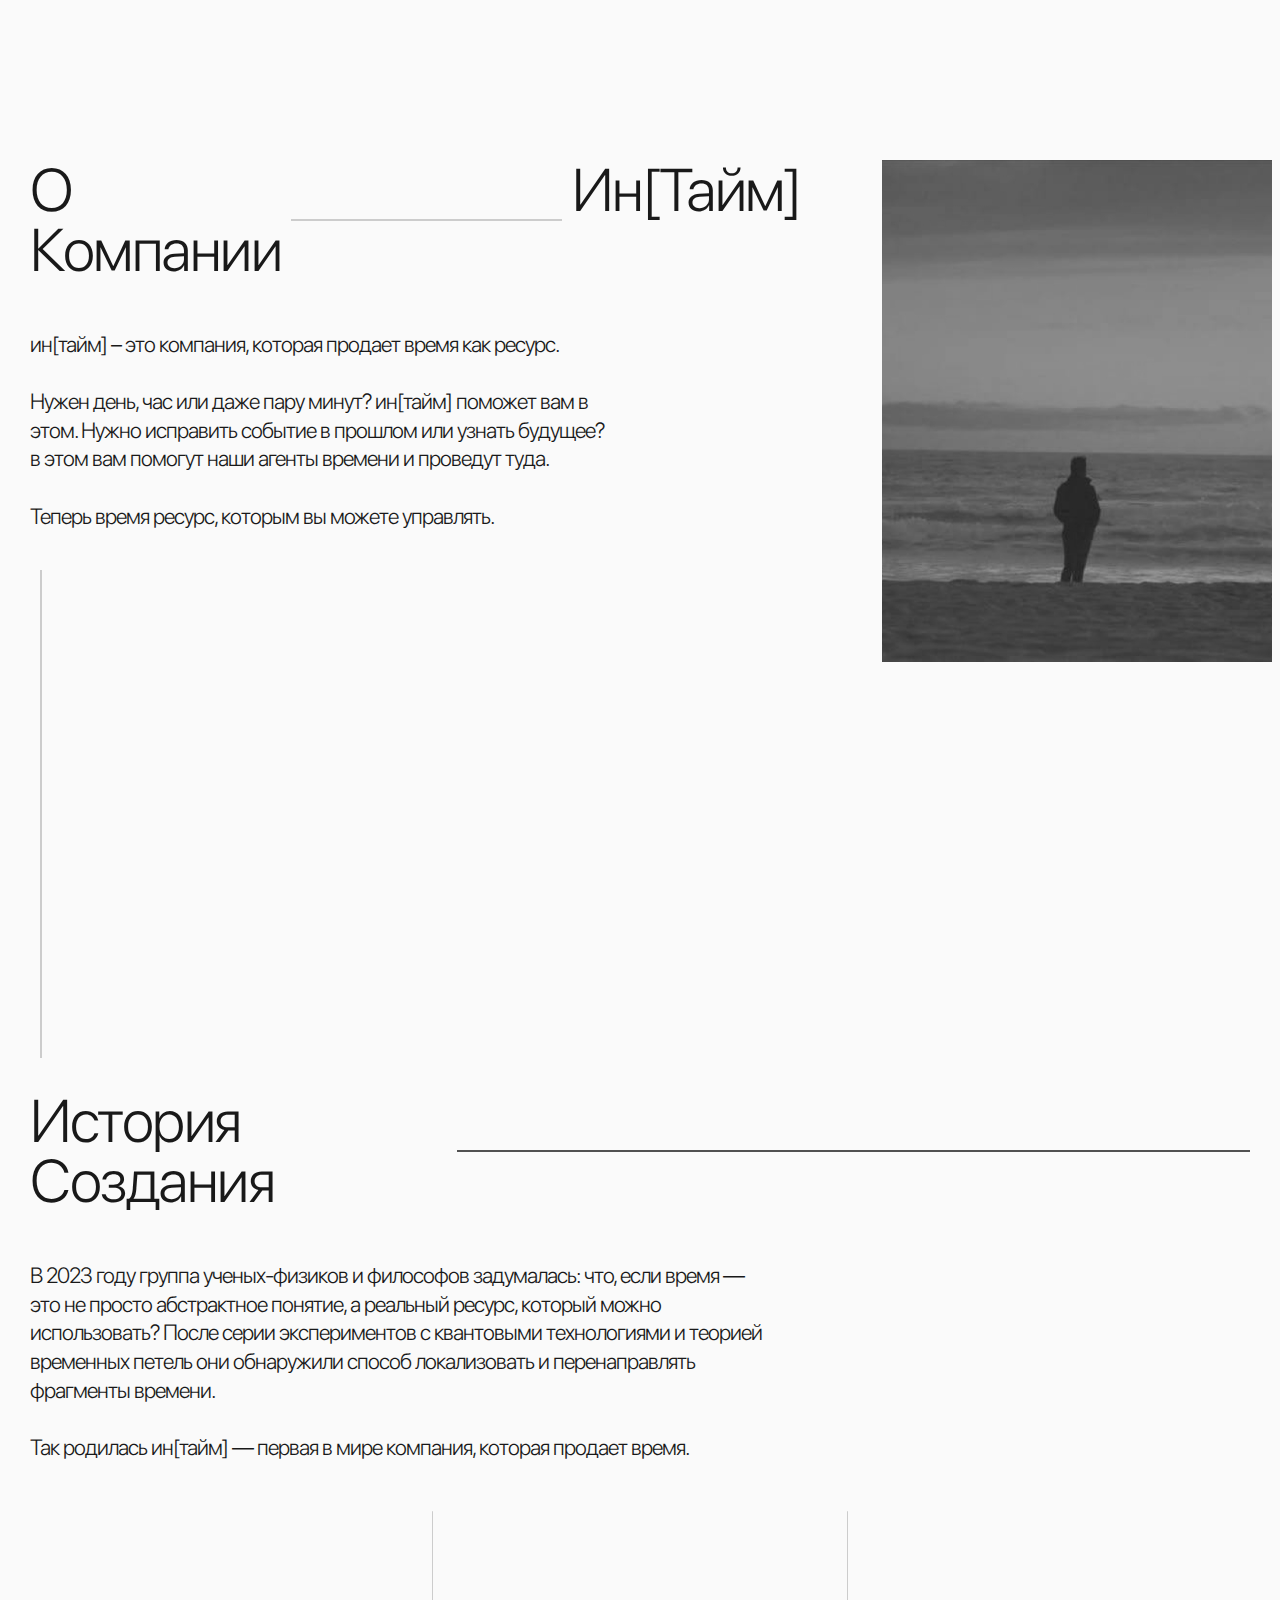
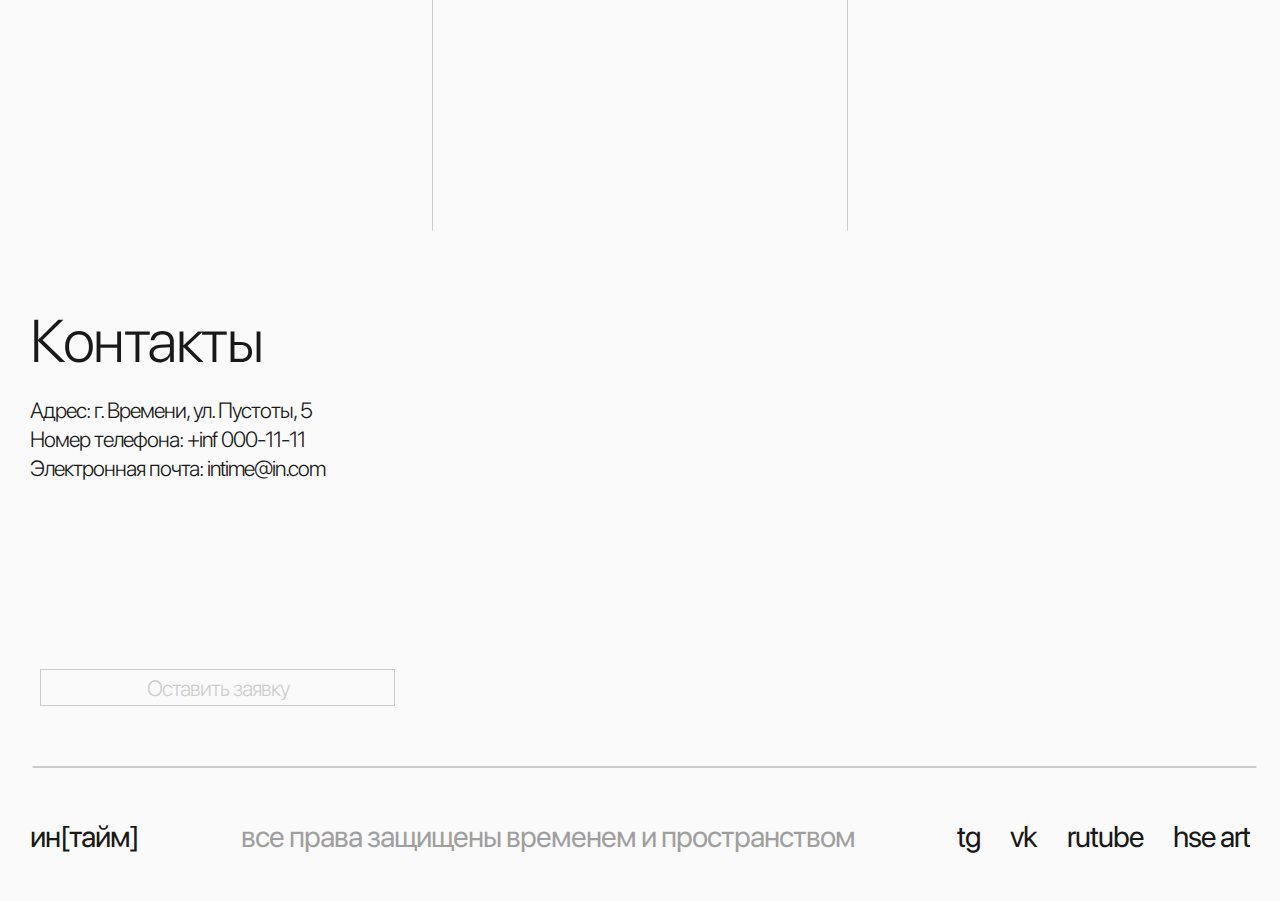
<file: about.html>
<!DOCTYPE html>
<html lang="en">
  <head>
    <meta charset="UTF-8" />
    <meta name="viewport" content="width=device-width, initial-scale=1.0" />
    <title>о ин[тайм]</title>

    <link rel="stylesheet" href="css/style.css" />
  </head>
  <body>
    <header class="header_page_animate">
      <div class="logo"><a href="index.html">ин[тайм]</a></div>
      <nav>
        <ul>
          <li><a href="auth.html">[войти]</a></li>
          <li><a href="cart.html">[корзина]</a></li>
          <li><a href="">[меню]</a></li>
        </ul>
      </nav>
    </header>
    <main class="about_main">
      <section class="head">
        <div class="info_block">
          <div class="title glitch">
            <p>О Компании</p>
            <img
              src="./img/line_title_about.svg"
              alt="line"
              class="line smooth_blink_image"
            />
            <p>Ин[Тайм]</p>
          </div>
          <p class="text_about">
            ин[тайм] – это компания, которая продает время как ресурс.
            <br /><br />
            Нужен день, час или даже пару минут? ин[тайм] поможет вам в этом.
            Нужно исправить событие в прошлом или узнать будущее? в этом вам
            помогут наши агенты времени и проведут туда. <br /><br />
            Теперь время ресурс, которым вы можете управлять.
          </p>
          <img
            src="./img/line_down_about.svg"
            alt="line"
            class="line_down smooth_blink_image"
          />
        </div>
        <div class="image_about">
          <img src="./img/image_about.jpg" alt="image" class="float_img" />
        </div>
      </section>
      <section class="history">
        <div class="title_history">
          <div class="title glitch">История Создания</div>
          <img src="./img/history_line.svg" alt="line" class="line" />
        </div>
        <p class="text_history">
          В 2023 году группа ученых-физиков и философов задумалась: что, если
          время — это не просто абстрактное понятие, а реальный ресурс, который
          можно использовать? После серии экспериментов с квантовыми
          технологиями и теорией временных петель они обнаружили способ
          локализовать и перенаправлять фрагменты времени. <br /><br />
          Так родилась ин[тайм] — первая в мире компания, которая продает время.
        </p>
        <div class="history_images">
          <img
            src="./img/image_history_1.jpg"
            alt="image_1"
            class="history_image float_img"
          />
          <img
            src="./img/vertical_history_line.svg"
            alt="line"
            class="line_image smooth_blink_image"
          />
          <img
            src="./img/image_history_2.jpg"
            alt="image_2"
            class="history_image float_img"
          />
          <img
            src="./img/vertical_history_line.svg"
            alt="line"
            class="line_image smooth_blink_image"
          />
          <img
            src="./img/image_history_3.jpg"
            alt="image_3"
            class="history_image float_img"
          />
        </div>
      </section>
      <section class="contacts">
        <div class="contact_block">
          <div class="contact_form">
            <p class="title glitch">Контакты</p>
            <p class="contact_info">
              Адрес: г. Времени, ул. Пустоты, 5 <br />
              Номер телефона: +inf 000-11-11 <br />
              Электронная почта: intime@in.com
            </p>
          </div>
          <div class="button_contact smooth_blink_image">
            <a href="">Оставить заявку</a>
          </div>
        </div>
        <div class="contact_image">
          <img src="./img/contact_image.jpg" alt="image" class="float_img" />
        </div>
      </section>
    </main>
    <footer>
      <img
        src="./img/footer_line.svg"
        alt="line"
        width="96%"
        class="line smooth_blink_image"
      />
      <div class="navigation">
        <div class="logo"><a href="index.html">ин[тайм]</a></div>
        <div class="rights">все права защищены временем и пространством</div>
        <nav>
          <ul>
            <li><a href="">tg</a></li>
            <li><a href="">vk</a></li>
            <li><a href="">rutube</a></li>
            <li><a href="">hse art</a></li>
          </ul>
        </nav>
      </div>
    </footer>

    <script src="./js/script.js"></script>
  </body>
</html>
</file>
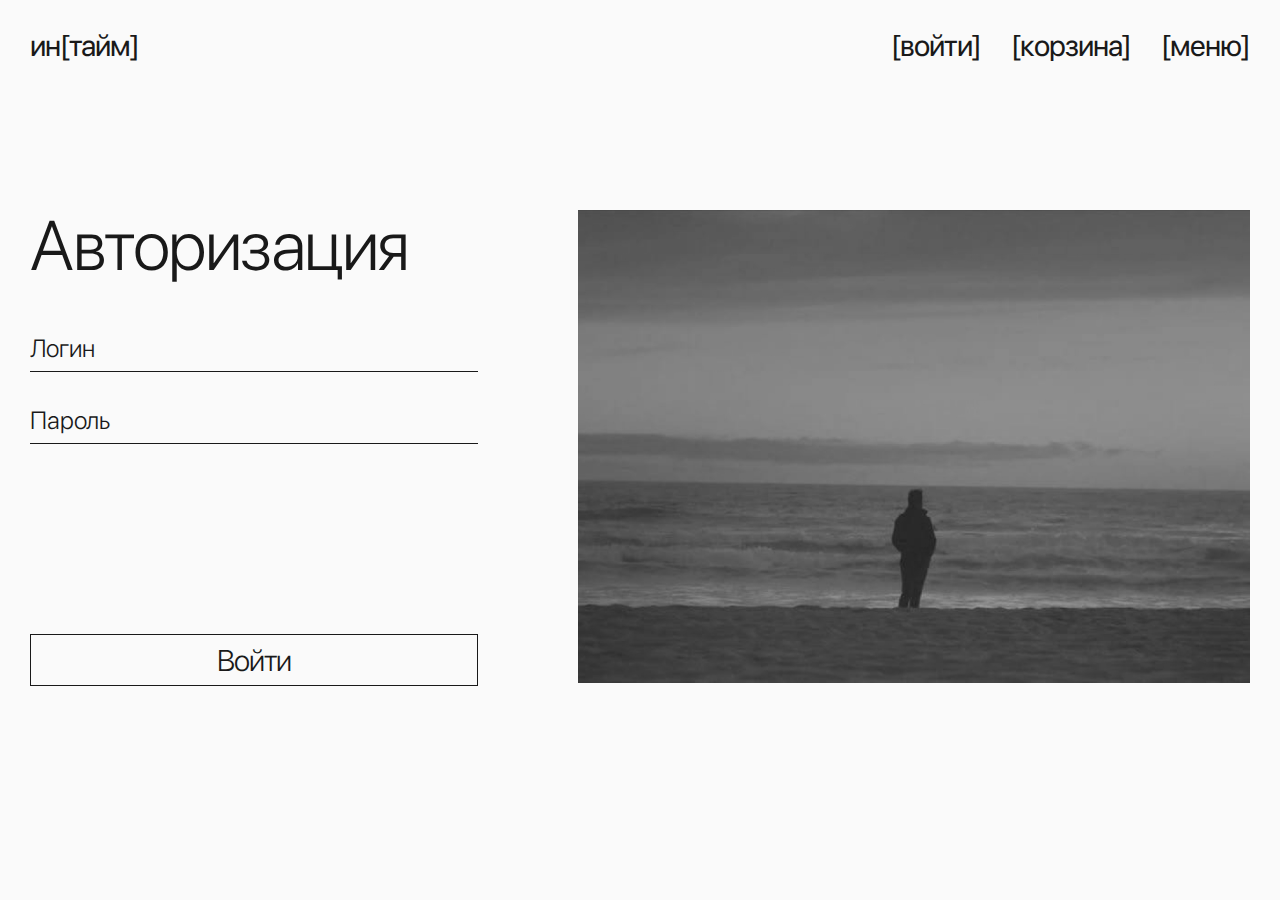
<file: auth.html>
<!DOCTYPE html>
<html lang="en">
  <head>
    <meta charset="UTF-8" />
    <meta name="viewport" content="width=device-width, initial-scale=1.0" />
    <title>ин[тайм] авторизация</title>

    <link rel="stylesheet" href="css/style.css" />
  </head>
  <body>
    <header>
      <div class="logo"><a href="index.html">ин[тайм]</a></div>
      <nav>
        <ul>
          <li><a href="auth.html">[войти]</a></li>
          <li><a href="cart.html">[корзина]</a></li>
          <li><a href="">[меню]</a></li>
        </ul>
      </nav>
    </header>
    <main class="auth_main">
      <section class="form">
        <div class="input_fields">
          <div class="head">
            <h1>Авторизация</h1>
          </div>
          <div class="main_form">
            <input type="text" name="login" placeholder="Логин" />
            <input type="password" name="password" placeholder="Пароль" />
          </div>
        </div>
        <div class="button_auth"><a href="">Войти</a></div>
      </section>
      <section class="picture">
        <img src="./img/image_auth.jpg" alt="image_auth" />
      </section>
    </main>
  </body>
</html>
</file>
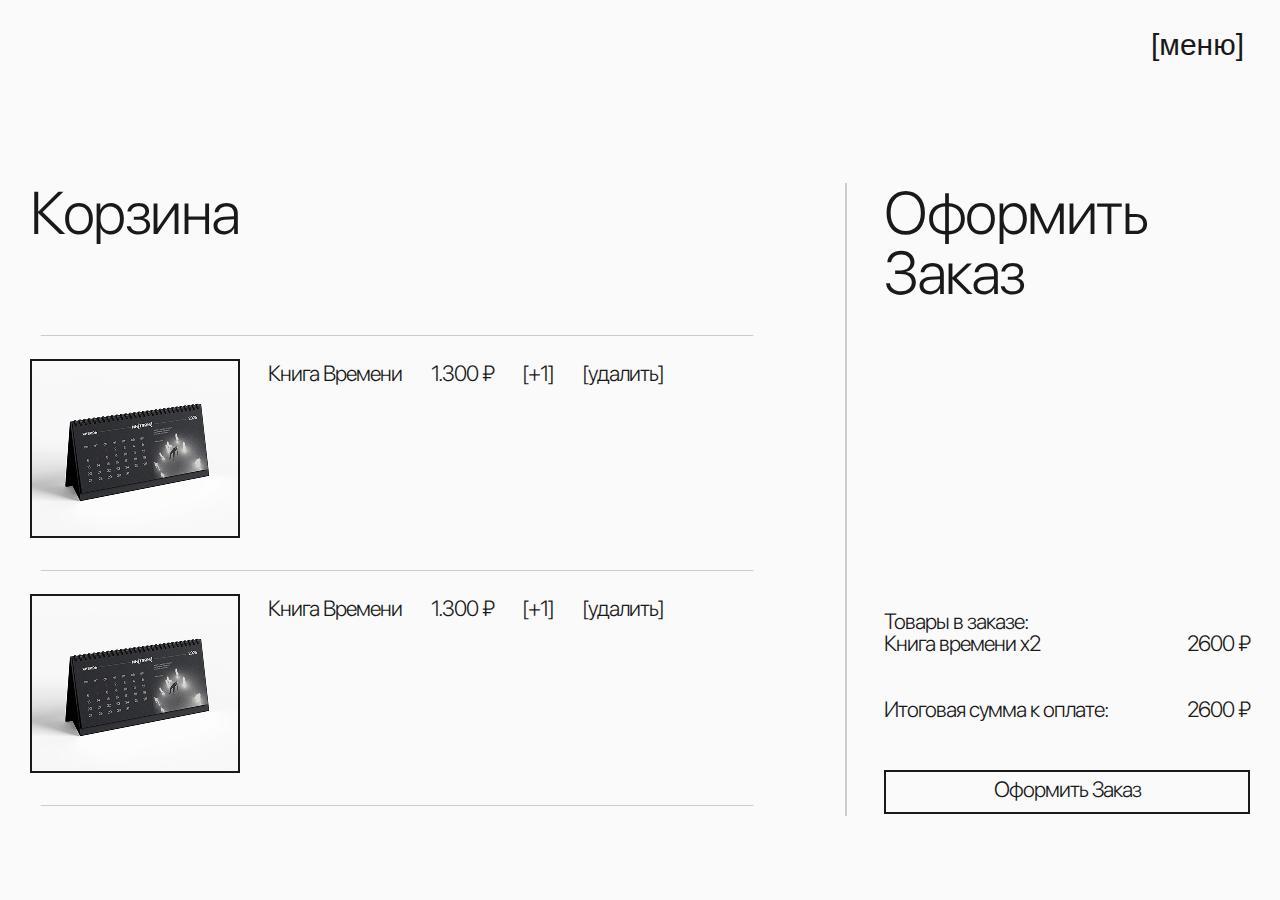
<file: cart.html>
<!DOCTYPE html>
<html lang="en">
  <head>
    <meta charset="UTF-8" />
    <meta name="viewport" content="width=device-width, initial-scale=1.0" />
    <title>ин[тайм] корзина</title>

    <link rel="stylesheet" href="css/style.css" />
  </head>
  <body>
    <nav class="fullscreen-menu" id="fullscreenMenu">
      <ul class="menu-list">
        <li><a href="index.html" class="menu-link">Ин[Тайм] Главная</a></li>
        <li><a href="about.html" class="menu-link">О Компании</a></li>
        <li><a href="book.html" class="menu-link">Книга "Путь Времени"</a></li>
        <li>
          <a href="public_space.html" class="menu-link"
            >Пространство "Путь Времени"</a
          >
        </li>
        <li><a href="poster.html" class="menu-link">Социальные Плакаты</a></li>
        <li>
          <a href="catalog.html" class="menu-link"
            >Мерч и Фирменная Продукция</a
          >
        </li>
      </ul>
    </nav>
    <header class="header_page_animate">
      <div class="logo"><a href="index.html">ин[тайм]</a></div>
      <nav>
        <ul>
          <li><a href="auth.html">[войти]</a></li>
          <li><a href="cart.html">[корзина]</a></li>
          <li><button id="menu" class="color_button">[меню]</button></li>
        </ul>
      </nav>
    </header>
    <main class="cart_main">
      <section class="cart">
        <div class="cart_block">
          <div class="title glitch">Корзина</div>
          <div class="cart_cards">
            <div class="card">
              <img
                src="./img/line_cart.svg"
                alt="line"
                class="line smooth_blink_image"
                width="90%"
              />
              <div class="good">
                <img src="./img/good_cart_1.jpg" alt="good" />
                <p class="name">Книга Времени</p>
                <p class="price">1.300 ₽</p>
                <p class="add">[+1]</p>
                <p class="del">[удалить]</p>
              </div>
              <img
                src="./img/line_cart.svg"
                alt="line"
                width="90%"
                class="smooth_blink_image"
              />
              <div class="good">
                <img src="./img/good_cart_1.jpg" alt="good" />
                <p class="name">Книга Времени</p>
                <p class="price">1.300 ₽</p>
                <p class="add">[+1]</p>
                <p class="del">[удалить]</p>
              </div>
              <img
                src="./img/line_cart.svg"
                alt="line"
                width="90%"
                class="smooth_blink_image"
              />
            </div>
          </div>
        </div>
        <div class="line_block">
          <img
            src="./img/line_cart_d.svg"
            alt="line"
            class="smooth_blink_image"
          />
        </div>
        <div class="check_block">
          <div class="title glitch">Оформить Заказ</div>
          <div class="order_info">
            <div class="info">
              <p class="count">Товары в заказе:</p>
              <div class="count_info">
                <p class="count_info_name">Книга времени x2</p>
                <p class="count_info_price">2600 ₽</p>
              </div>
              <br /><br />
              <div class="count_sum">
                <p class="count_sum_name">Итоговая сумма к оплате:</p>
                <p class="count_sum_total">2600 ₽</p>
              </div>
              <div class="button_buy"><a href="">Оформить Заказ</a></div>
            </div>
          </div>
        </div>
      </section>
    </main>
  </body>
</html>
</file>
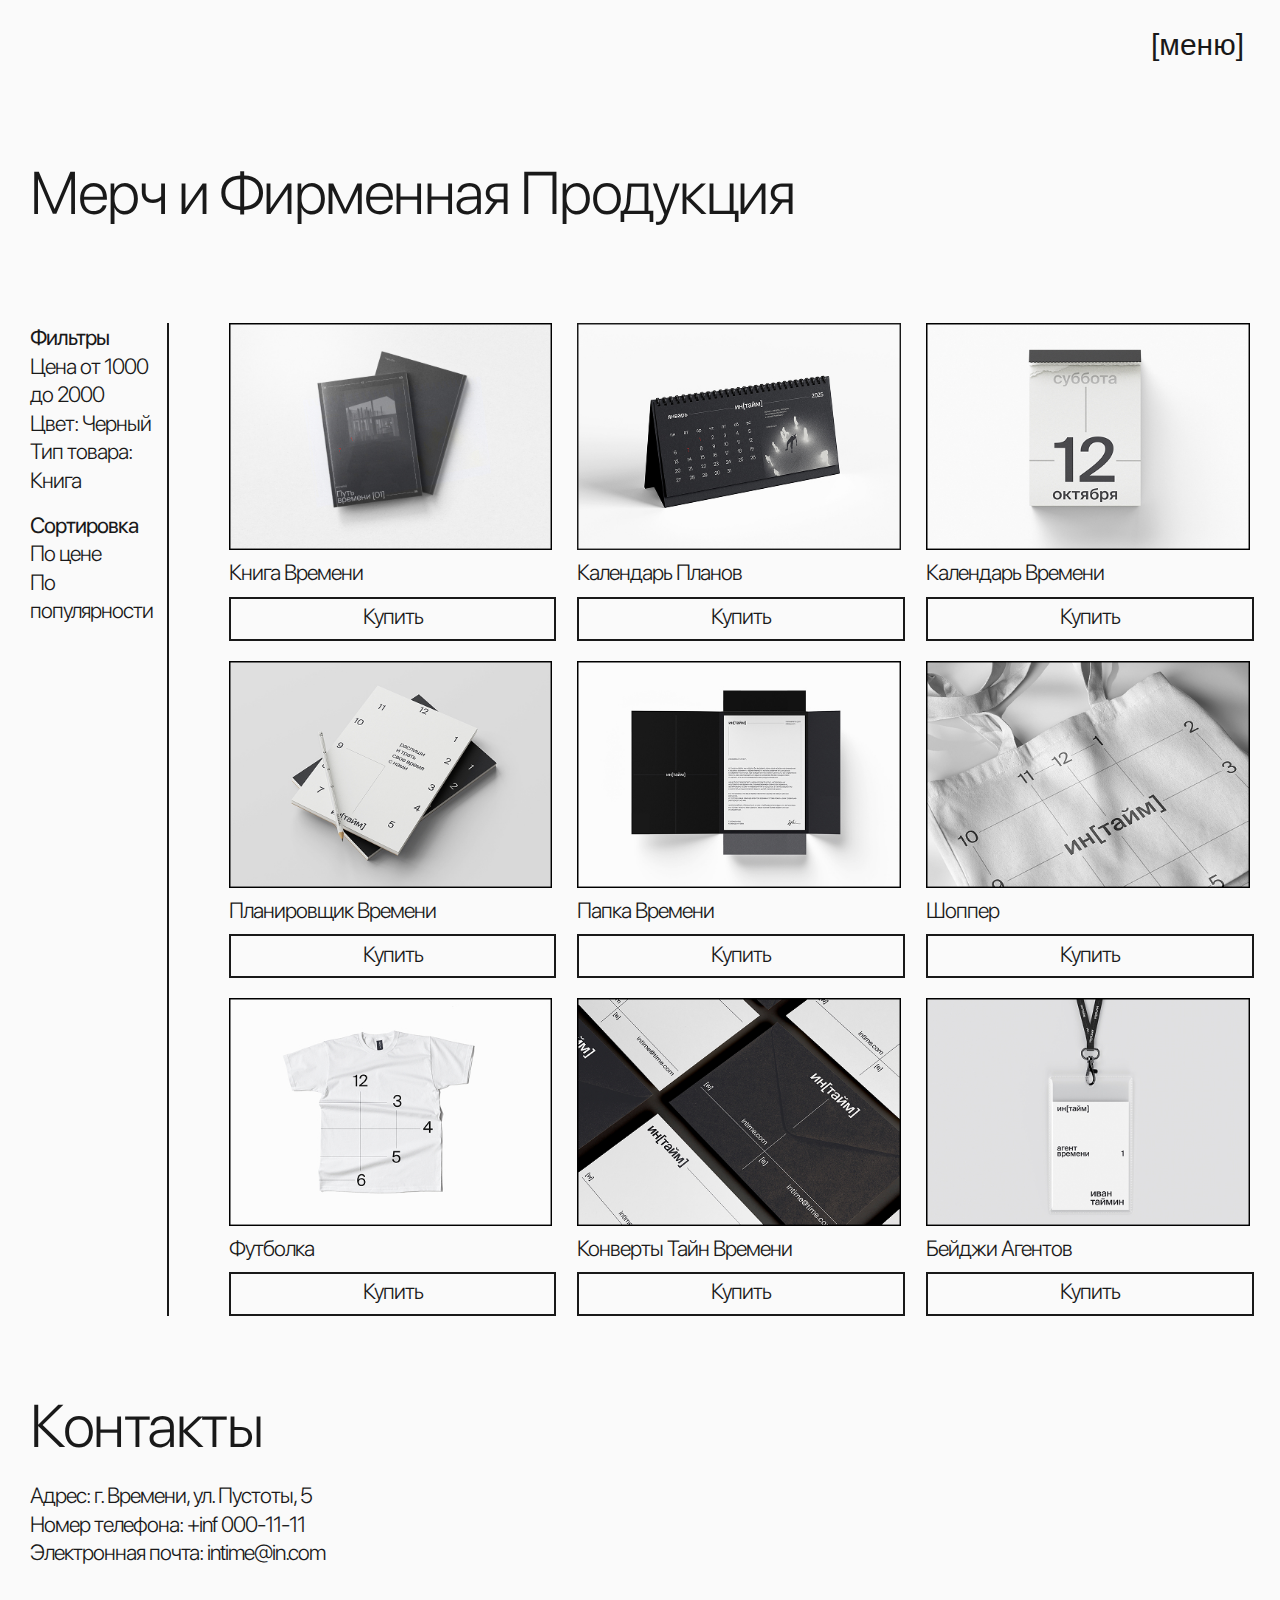
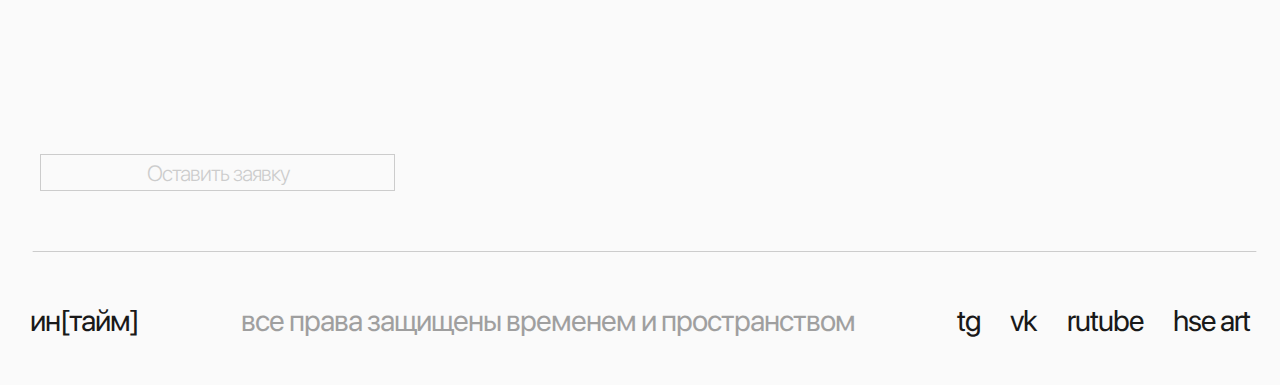
<file: catalog.html>
<!DOCTYPE html>
<html lang="en">
  <head>
    <meta charset="UTF-8" />
    <meta name="viewport" content="width=device-width, initial-scale=1.0" />
    <title>ин[тайм] каталог</title>

    <link rel="stylesheet" href="css/style.css" />
    <link rel="icon" href="./img/favi.ico" />
  </head>
  <body>
    <nav class="fullscreen-menu" id="fullscreenMenu">
      <ul class="menu-list">
        <li><a href="index.html" class="menu-link">Ин[Тайм] Главная</a></li>
        <li><a href="about.html" class="menu-link">О Компании</a></li>
        <li><a href="book.html" class="menu-link">Книга "Путь Времени"</a></li>
        <li>
          <a href="public_space.html" class="menu-link"
            >Пространство "Путь Времени"</a
          >
        </li>
        <li><a href="poster.html" class="menu-link">Социальные Плакаты</a></li>
        <li>
          <a href="catalog.html" class="menu-link"
            >Мерч и Фирменная Продукция</a
          >
        </li>
      </ul>
    </nav>
    <header class="header_page_animate">
      <div class="logo"><a href="index.html">ин[тайм]</a></div>
      <nav>
        <ul>
          <li><a href="auth.html">[войти]</a></li>
          <li><a href="cart.html">[корзина]</a></li>
          <li><button id="menu" class="color_button">[меню]</button></li>
        </ul>
      </nav>
    </header>
    <main class="catalog_main">
      <div class="title glitch">Мерч и Фирменная Продукция</div>
      <section class="catalog">
        <aside>
          <p>Фильтры</p>
          <ul>
            <li>Цена от 1000 до 2000</li>
            <li>Цвет: Черный</li>
            <li>Тип товара: Книга</li>
          </ul>
          <br />
          <p>Сортировка</p>
          <ul>
            <li>По цене</li>
            <li>По популярности</li>
          </ul>
        </aside>
        <div class="goods">
          <div class="goods_line">
            <div class="good_card zoom_img">
              <img src="./img/good_page_1.jpg" alt="good" class="good_image" />
              <p class="name">Книга Времени</p>
              <div class="button_buy"><a href="good.html">Купить</a></div>
            </div>
            <div class="good_card zoom_img">
              <img src="./img/good_2.jpg" alt="good" class="good_image" />
              <p class="name">Календарь Планов</p>
              <div class="button_buy"><a href="good.html">Купить</a></div>
            </div>
            <div class="good_card zoom_img">
              <img src="./img/good_page_2.jpg" alt="good" class="good_image" />
              <p class="name">Календарь Времени</p>
              <div class="button_buy"><a href="good.html">Купить</a></div>
            </div>
          </div>
          <div class="goods_line">
            <div class="good_card zoom_img">
              <img src="./img/good_page_3.jpg" alt="good" class="good_image" />
              <p class="name">Планировщик Времени</p>
              <div class="button_buy"><a href="good.html">Купить</a></div>
            </div>
            <div class="good_card zoom_img">
              <img src="./img/good_page_4.jpg" alt="good" class="good_image" />
              <p class="name">Папка Времени</p>
              <div class="button_buy"><a href="good.html">Купить</a></div>
            </div>
            <div class="good_card zoom_img">
              <img src="./img/good_page_5.jpg" alt="good" class="good_image" />
              <p class="name">Шоппер</p>
              <div class="button_buy"><a href="good.html">Купить</a></div>
            </div>
          </div>
          <div class="goods_line">
            <div class="good_card zoom_img">
              <img src="./img/good_page_6.jpg" alt="good" class="good_image" />
              <p class="name">Футболка</p>
              <div class="button_buy"><a href="good.html">Купить</a></div>
            </div>
            <div class="good_card zoom_img">
              <img src="./img/good_page_7.jpg" alt="good" class="good_image" />
              <p class="name">Конверты Тайн Времени</p>
              <div class="button_buy"><a href="good.html">Купить</a></div>
            </div>
            <div class="good_card zoom_img">
              <img src="./img/good_page_8.jpg" alt="good" class="good_image" />
              <p class="name">Бейджи Агентов</p>
              <div class="button_buy"><a href="good.html">Купить</a></div>
            </div>
          </div>
        </div>
      </section>
      <section class="contacts">
        <div class="contact_block">
          <div class="contact_form">
            <p class="title glitch">Контакты</p>
            <p class="contact_info">
              Адрес: г. Времени, ул. Пустоты, 5 <br />
              Номер телефона: +inf 000-11-11 <br />
              Электронная почта: intime@in.com
            </p>
          </div>
          <div class="button_contact smooth_blink_image">
            <a id="open_modal">Оставить заявку</a>
          </div>
        </div>
        <div class="contact_image">
          <img src="./img/contact_image.jpg" alt="image" class="float_img" />
        </div>
      </section>

      <div id="form_modal" class="modal">
        <div class="content_block">
          <div class="form_block">
            <div class="form">
              <p class="headline">Оставить Заявку</p>
              <div class="inputs">
                <input type="text" name="name" placeholder="Имя" />
                <input
                  type="tel"
                  name="phone_number"
                  placeholder="Номер Телефона"
                />
              </div>
            </div>
            <div class="button_submit">
              <button type="submit">Отправить</button>
            </div>
          </div>
          <div class="image_block">
            <img
              src="./img/contact_image.jpg"
              alt="image"
              class="modal_image"
            />
          </div>
        </div>
      </div>
    </main>
    <footer>
      <img
        src="./img/footer_line.svg"
        alt="line"
        width="96%"
        class="line smooth_blink_image"
      />
      <div class="navigation">
        <div class="logo"><a href="index.html">ин[тайм]</a></div>
        <div class="rights">все права защищены временем и пространством</div>
        <nav>
          <ul>
            <li><a href="">tg</a></li>
            <li><a href="">vk</a></li>
            <li><a href="">rutube</a></li>
            <li><a href="">hse art</a></li>
          </ul>
        </nav>
      </div>
    </footer>

    <script src="./js/script.js"></script>
  </body>
</html>
</file>
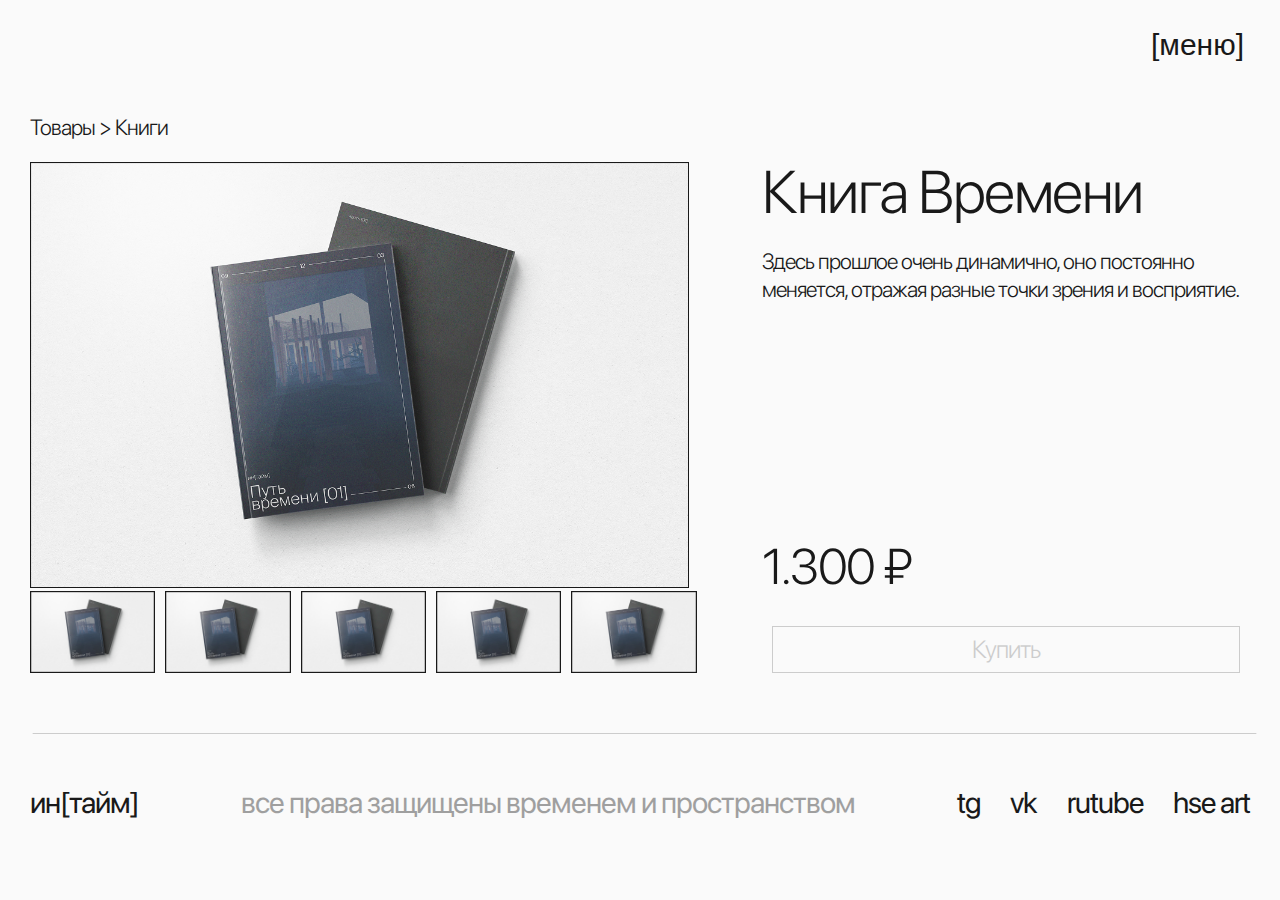
<file: good.html>
<!DOCTYPE html>
<html lang="en">
  <head>
    <meta charset="UTF-8" />
    <meta name="viewport" content="width=device-width, initial-scale=1.0" />
    <title>ин[тайм] товар</title>

    <link rel="stylesheet" href="css/style.css" />
  </head>
  <body>
    <nav class="fullscreen-menu" id="fullscreenMenu">
      <ul class="menu-list">
        <li><a href="index.html" class="menu-link">Ин[Тайм] Главная</a></li>
        <li><a href="about.html" class="menu-link">О Компании</a></li>
        <li><a href="book.html" class="menu-link">Книга "Путь Времени"</a></li>
        <li>
          <a href="public_space.html" class="menu-link"
            >Пространство "Путь Времени"</a
          >
        </li>
        <li><a href="poster.html" class="menu-link">Социальные Плакаты</a></li>
        <li>
          <a href="catalog.html" class="menu-link"
            >Мерч и Фирменная Продукция</a
          >
        </li>
      </ul>
    </nav>
    <header class="header_page_animate">
      <div class="logo"><a href="index.html">ин[тайм]</a></div>
      <nav>
        <ul>
          <li><a href="auth.html">[войти]</a></li>
          <li><a href="cart.html">[корзина]</a></li>
          <li><button id="menu" class="color_button">[меню]</button></li>
        </ul>
      </nav>
    </header>
    <main class="good_main">
      <section class="good">
        <p class="nav"><a href="">Товары</a> > Книги</p>
        <div class="good_card">
          <div class="good_gallery">
            <img src="./img/good_1.jpg" alt="image" class="main_image" />
            <div class="gallery">
              <img src="./img/good_1.jpg" alt="image" class="image zoom_img" />
              <img src="./img/good_1.jpg" alt="image" class="image zoom_img" />
              <img src="./img/good_1.jpg" alt="image" class="image zoom_img" />
              <img src="./img/good_1.jpg" alt="image" class="image zoom_img" />
              <img src="./img/good_1.jpg" alt="image" class="image zoom_img" />
            </div>
          </div>
          <div class="good_info">
            <div class="info">
              <p class="title glitch">Книга Времени</p>
              <p class="description">
                Здесь прошлое очень динамично, оно постоянно меняется, отражая
                разные точки зрения и восприятие.
              </p>
            </div>
            <div class="price_info">
              <p class="price">1.300 ₽</p>
              <div class="button_contact smooth_blink_image">
                <a href="">Купить</a>
              </div>
            </div>
          </div>
        </div>
      </section>
    </main>
    <footer>
      <img
        src="./img/footer_line.svg"
        alt="line"
        width="96%"
        class="line smooth_blink_image"
      />
      <div class="navigation">
        <div class="logo"><a href="index.html">ин[тайм]</a></div>
        <div class="rights">все права защищены временем и пространством</div>
        <nav>
          <ul>
            <li><a href="">tg</a></li>
            <li><a href="">vk</a></li>
            <li><a href="">rutube</a></li>
            <li><a href="">hse art</a></li>
          </ul>
        </nav>
      </div>
    </footer>

    <script src="./js/script.js"></script>
  </body>
</html>
</file>
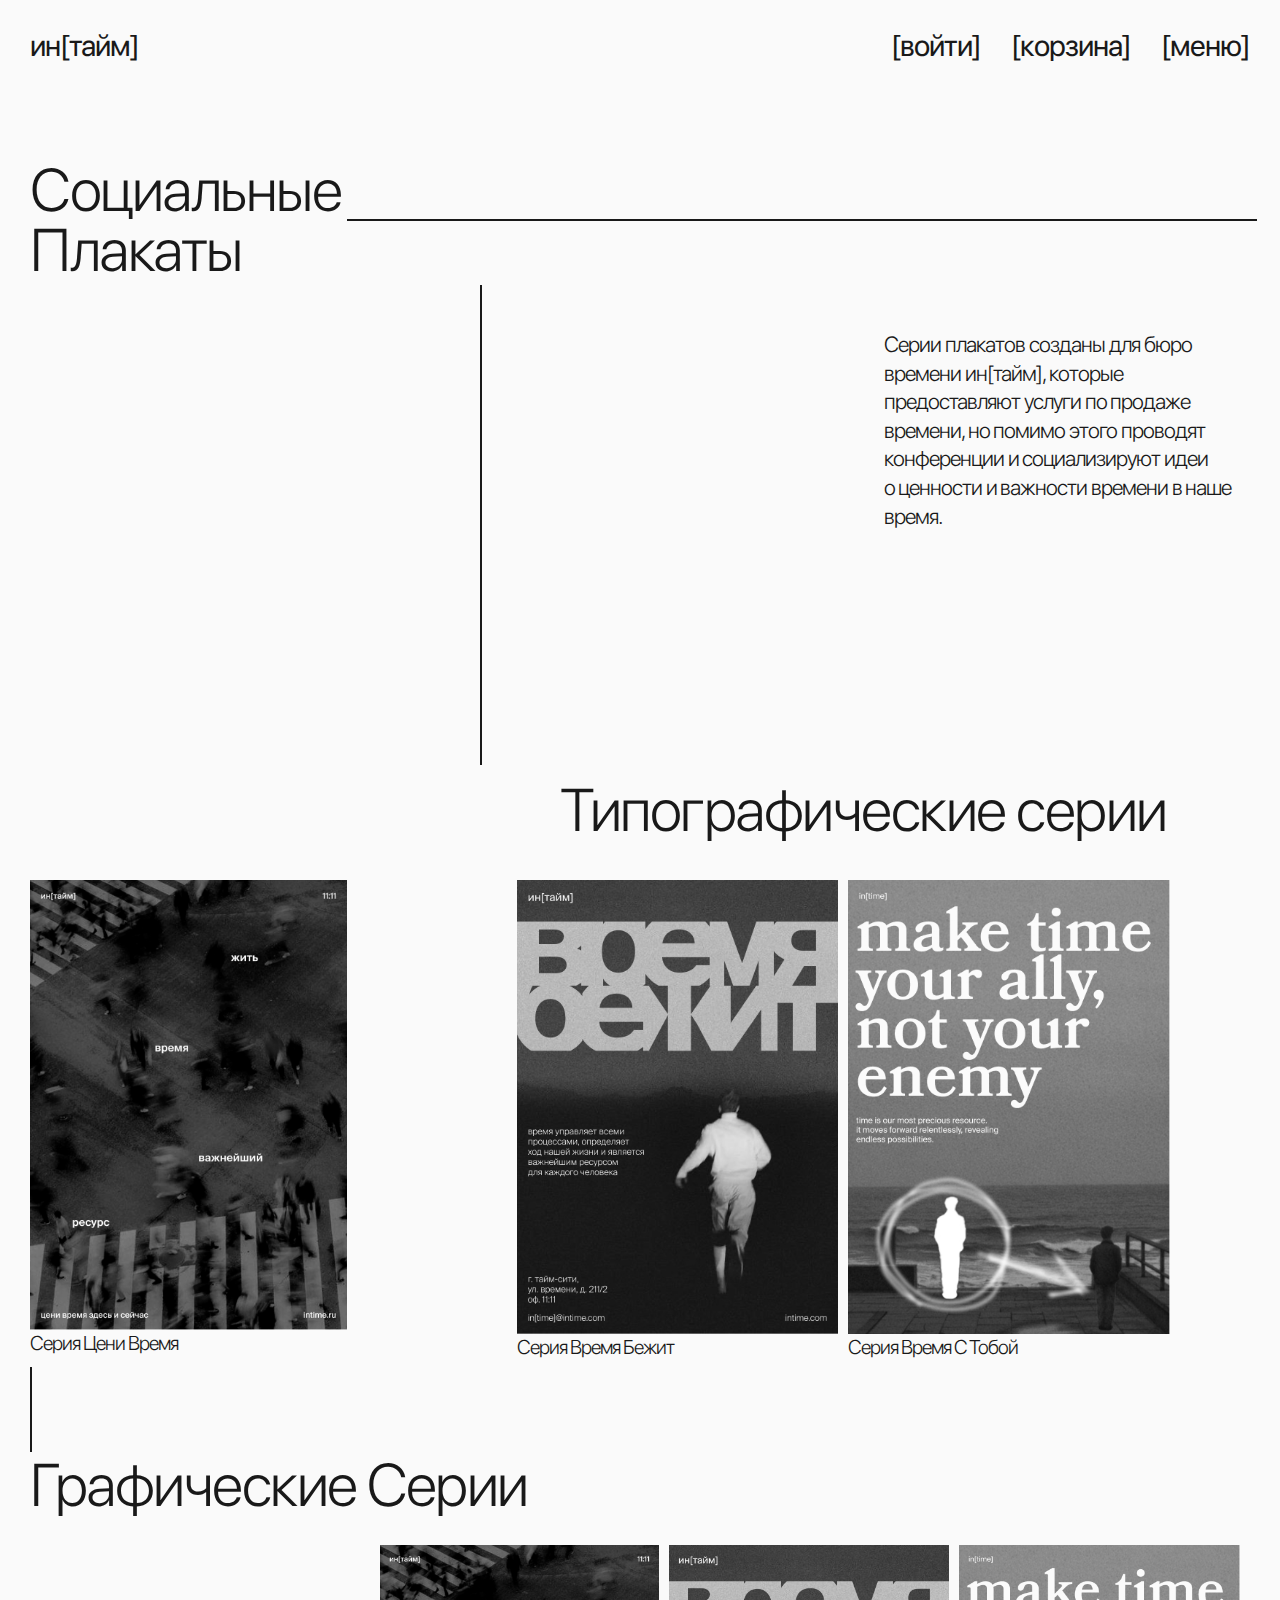
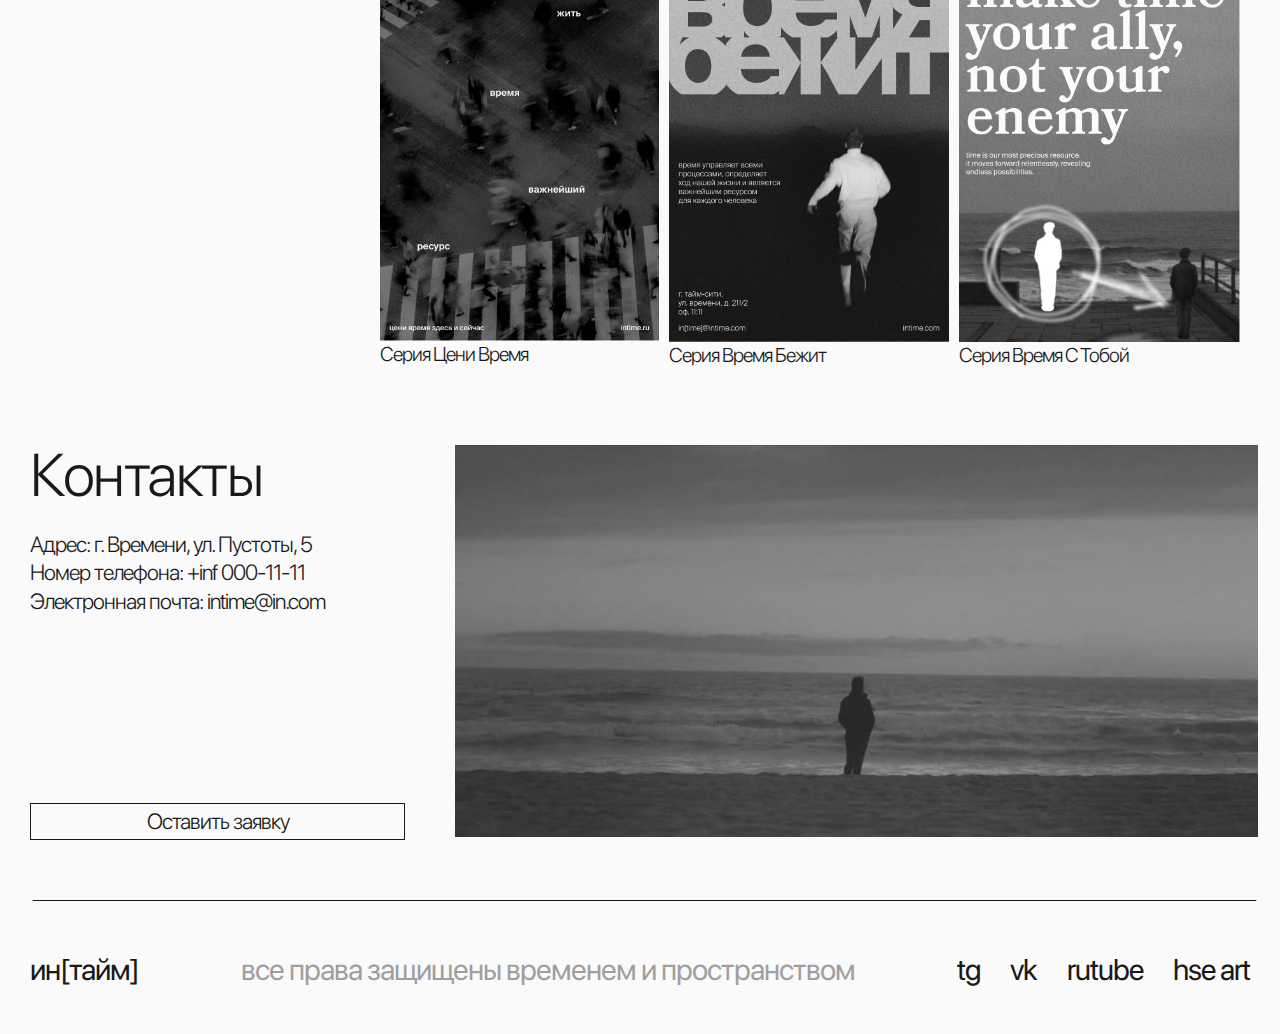
<file: poster.html>
<!DOCTYPE html>
<html lang="en">
  <head>
    <meta charset="UTF-8" />
    <meta name="viewport" content="width=device-width, initial-scale=1.0" />
    <title>ин[тайм] постеры</title>

    <link rel="stylesheet" href="css/style.css" />
  </head>
  <body>
    <header>
      <div class="logo"><a href="index.html">ин[тайм]</a></div>
      <nav>
        <ul>
          <li><a href="auth.html">[войти]</a></li>
          <li><a href="">[корзина]</a></li>
          <li><a href="">[меню]</a></li>
        </ul>
      </nav>
    </header>
    <main class="poster_main">
      <section class="main">
        <div class="info_block">
          <div class="title">
            <p>Социальные Плакаты</p>
            <img src="./img/line_poster_1.svg" alt="line" class="line" />
          </div>
          <div class="about_block">
            <img src="./img/line_poster_down_1.svg" class="line_opacity" />
            <img
              src="./img/line_poster_down_1.svg"
              alt="line"
              class="line_down"
            />
            <p class="text_about">
              Серии плакатов созданы для бюро времени ин[тайм], которые
              предоставляют услуги по продаже времени, но помимо этого проводят
              конференции и социализируют идеи о ценности и важности времени
              в наше время.
            </p>
          </div>
        </div>
      </section>
      <section class="typography_posters">
        <div class="title">Типографические серии</div>
        <div class="posters">
          <div class="poster">
            <img src="./img/poster_1.jpg" alt="poster" class="poster_img" />
            <p class="subtitle">Серия Цени Время</p>
          </div>
          <div class="poster_line">
            <div class="poster">
              <img src="./img/poster_2.jpg" alt="poster" class="poster_img" />
              <p class="subtitle">Серия Время Бежит</p>
            </div>
            <div class="poster_2">
              <img src="./img/poster_3.jpg" alt="poster" class="poster_img" />
              <p class="subtitle">Серия Время C Тобой</p>
            </div>
          </div>
        </div>
      </section>
      <section class="graphic_posters">
        <img
          src="./img/poster_line_down_2.svg"
          alt="line"
          class="poster_line_down"
        />
        <p class="title">Графические Cерии</p>
        <div class="posters">
          <div class="poster">
            <img src="./img/poster_1.jpg" alt="poster" class="poster_img" />
            <p class="subtitle">Серия Цени Время</p>
          </div>
          <div class="poster">
            <img src="./img/poster_2.jpg" alt="poster" class="poster_img" />
            <p class="subtitle">Серия Время Бежит</p>
          </div>
          <div class="poster">
            <img src="./img/poster_3.jpg" alt="poster" class="poster_img" />
            <p class="subtitle">Серия Время C Тобой</p>
          </div>
        </div>
        </div>
      </section>
      <section class="contacts">
        <div class="contact_block">
          <div class="contact_form">
            <p class="title">Контакты</p>
            <p class="contact_info">
              Адрес: г. Времени, ул. Пустоты, 5 <br />
              Номер телефона: +inf 000-11-11 <br />
              Электронная почта: intime@in.com
            </p>
          </div>
          <div class="button_contact"><a href="">Оставить заявку</a></div>
        </div>
        <div class="contact_image">
          <img src="./img/contact_image.jpg" alt="image" />
        </div>
      </section>
    </main>
    <footer>
      <img src="./img/footer_line.svg" alt="line" width="96%" class="line" />
      <div class="navigation">
        <div class="logo"><a href="index.html">ин[тайм]</a></div>
        <div class="rights">все права защищены временем и пространством</div>
        <nav>
          <ul>
            <li><a href="">tg</a></li>
            <li><a href="">vk</a></li>
            <li><a href="">rutube</a></li>
            <li><a href="">hse art</a></li>
          </ul>
        </nav>
      </div>
    </footer>
  </body>
</html>
</file>
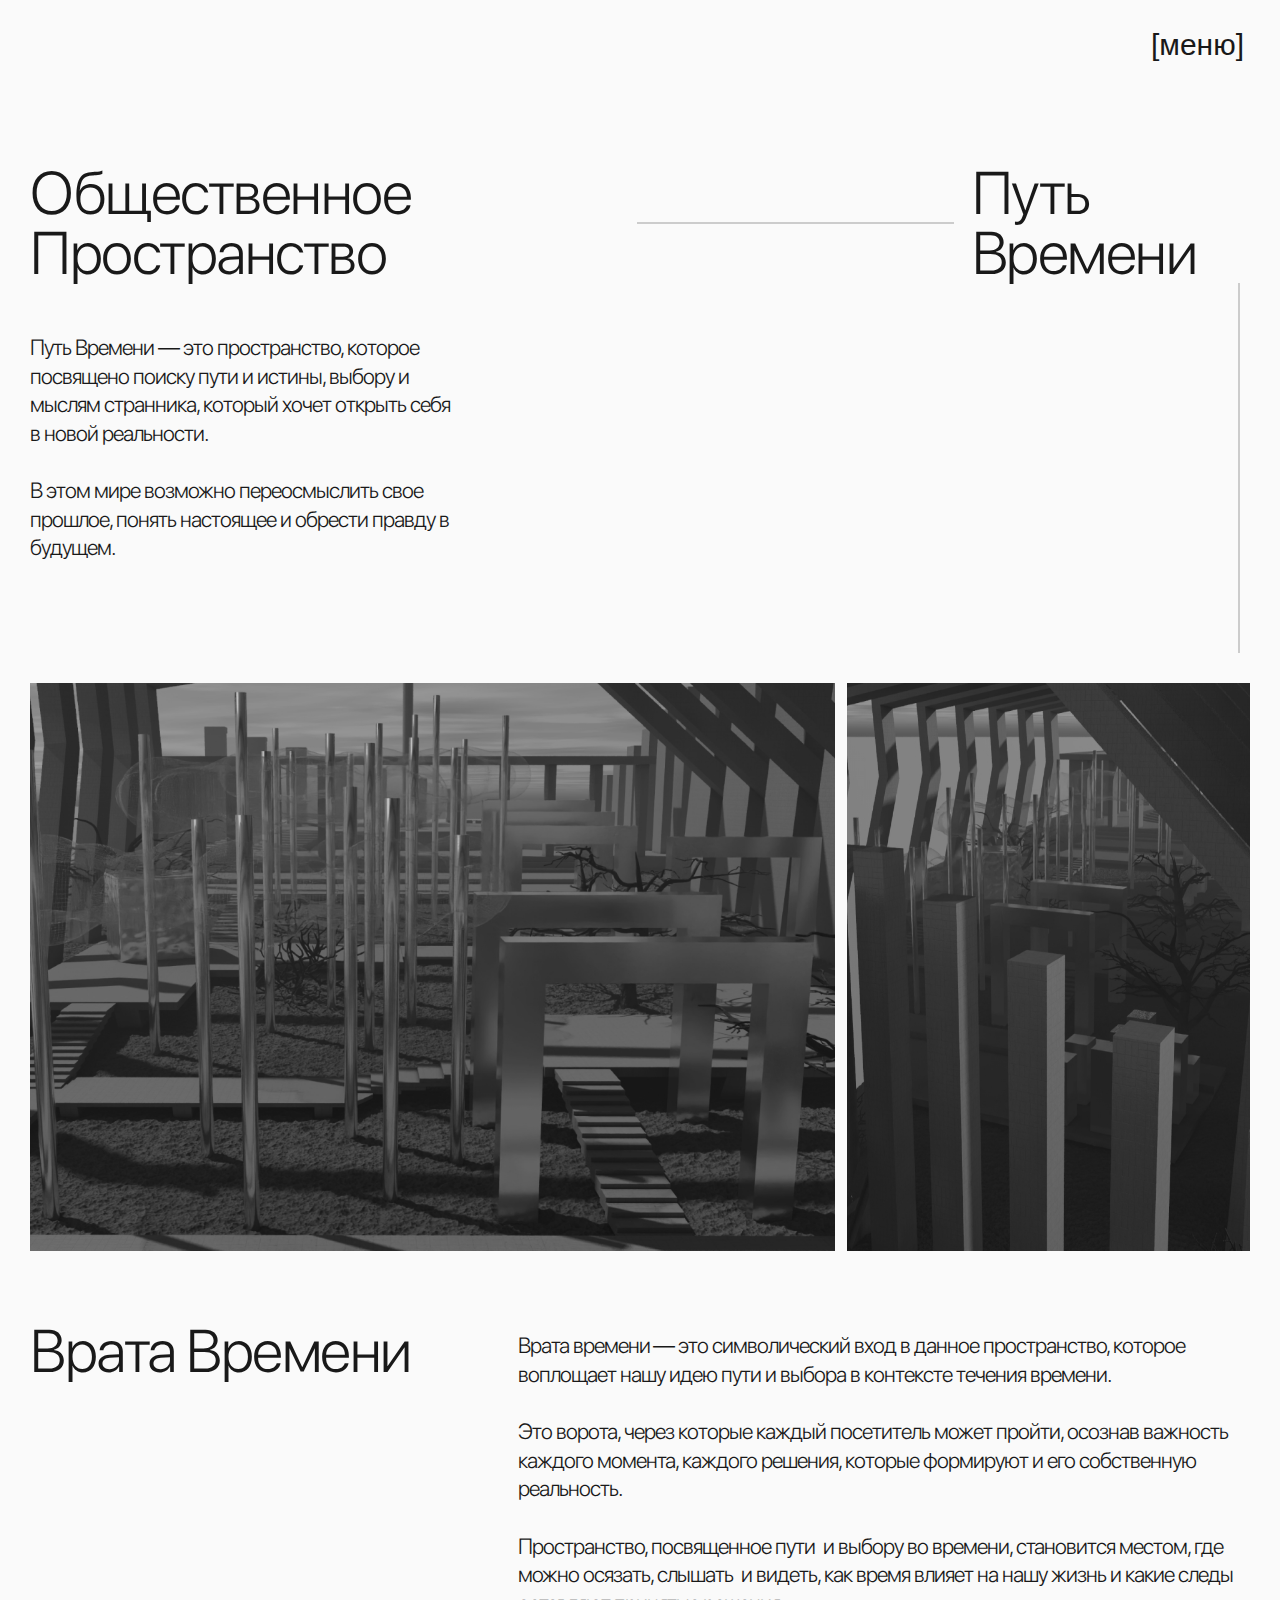
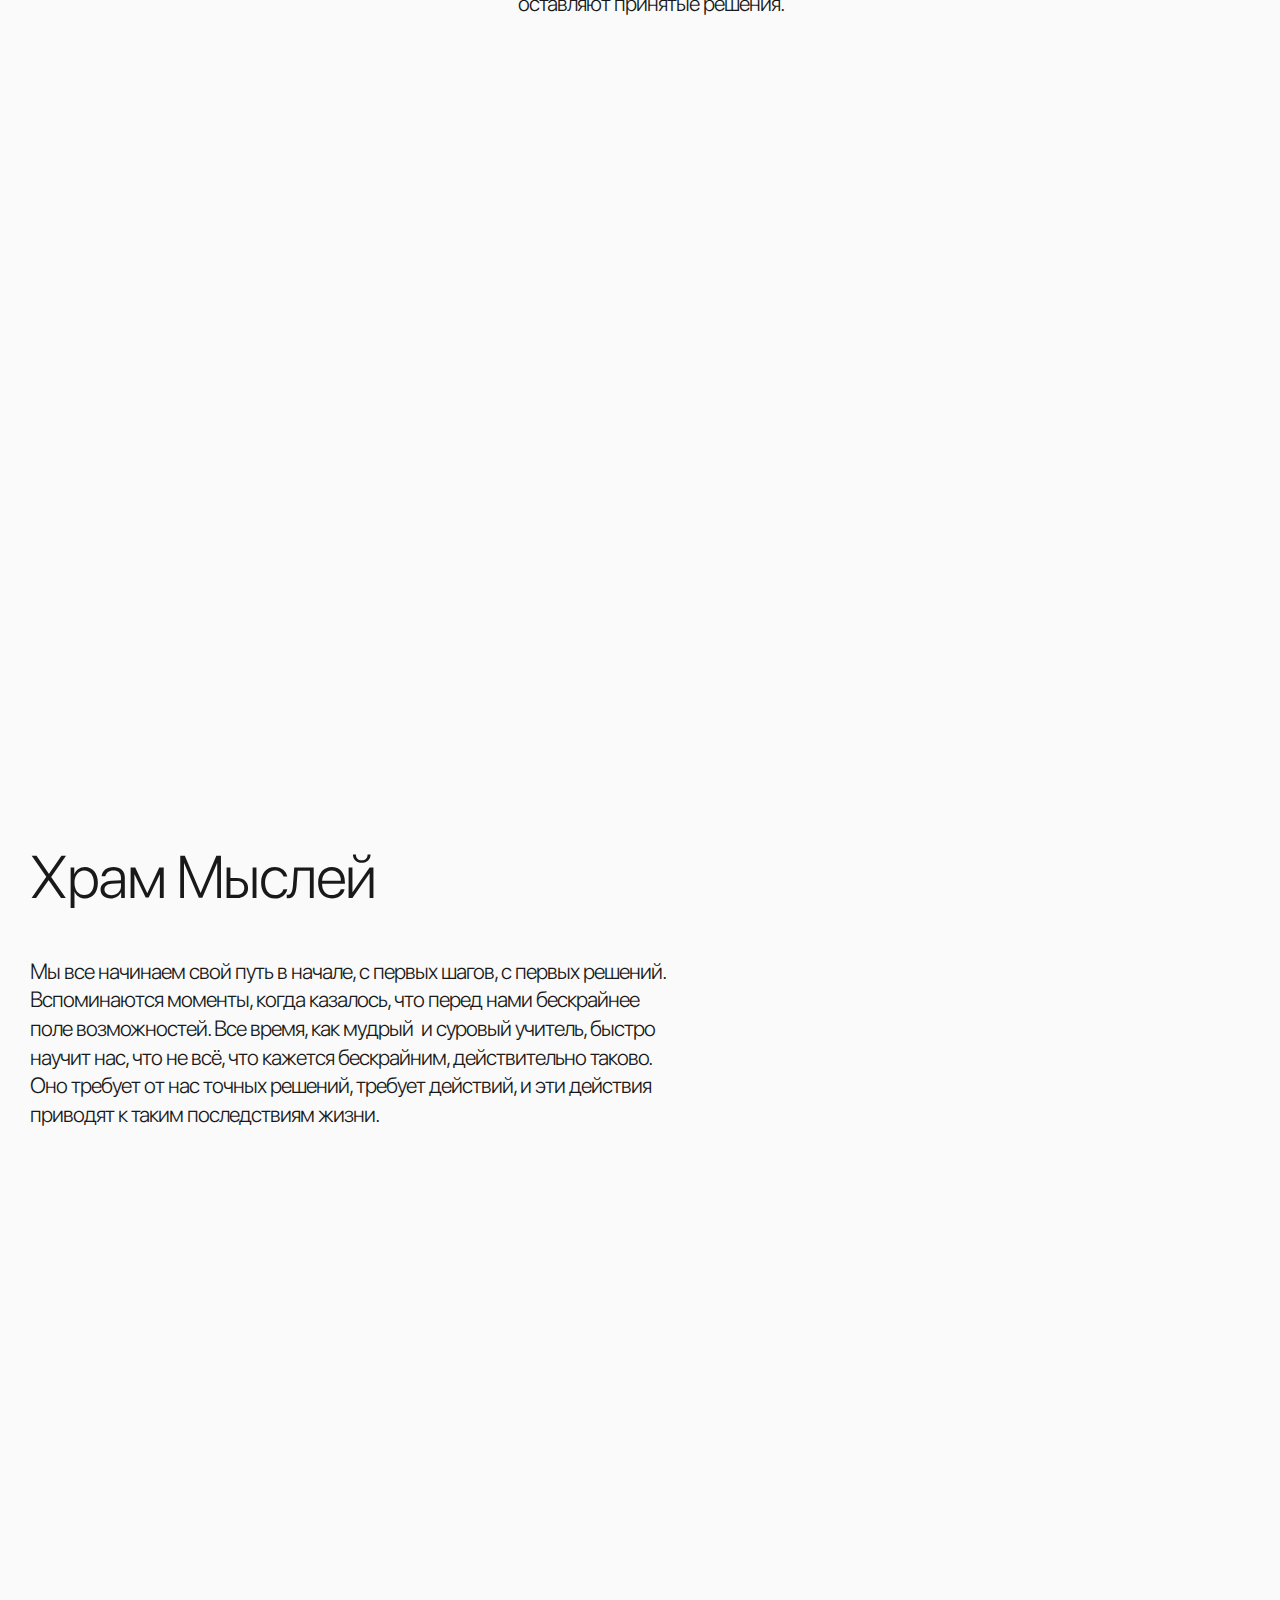
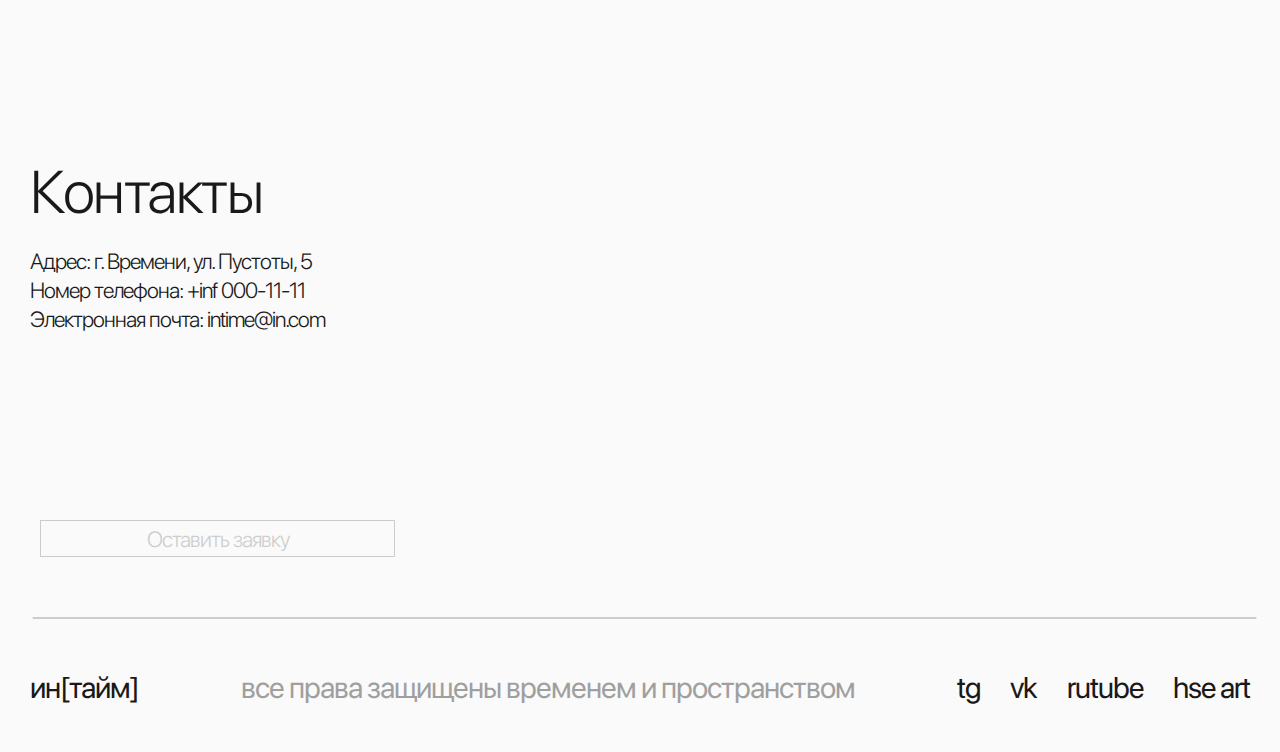
<file: public_space.html>
<!DOCTYPE html>
<html lang="en">
  <head>
    <meta charset="UTF-8" />
    <meta name="viewport" content="width=device-width, initial-scale=1.0" />
    <title>ин[тайм] пространство</title>

    <link rel="stylesheet" href="css/style.css" />
  </head>
  <body>
    <nav class="fullscreen-menu" id="fullscreenMenu">
      <ul class="menu-list">
        <li><a href="index.html" class="menu-link">Ин[Тайм] Главная</a></li>
        <li><a href="about.html" class="menu-link">О Компании</a></li>
        <li><a href="book.html" class="menu-link">Книга "Путь Времени"</a></li>
        <li>
          <a href="public_space.html" class="menu-link"
            >Пространство "Путь Времени"</a
          >
        </li>
        <li><a href="poster.html" class="menu-link">Социальные Плакаты</a></li>
        <li>
          <a href="catalog.html" class="menu-link"
            >Мерч и Фирменная Продукция</a
          >
        </li>
      </ul>
    </nav>
    <header class="header_page_animate">
      <div class="logo"><a href="index.html">ин[тайм]</a></div>
      <nav>
        <ul>
          <li><a href="auth.html">[войти]</a></li>
          <li><a href="cart.html">[корзина]</a></li>
          <li><button id="menu" class="color_button">[меню]</button></li>
        </ul>
      </nav>
    </header>
    <main class="space_main">
      <section class="head">
        <div class="info_block">
          <div class="title glitch">
            <p>Общественное Пространство</p>
            <img
              src="./img/title_line_space.svg"
              alt="line"
              class="line smooth_blink_image"
            />
            <p>Путь Времени</p>
          </div>
          <div class="about_block">
            <p class="text_about">
              Путь Времени — это пространство, которое посвящено поиску пути и
              истины, выбору и мыслям странника, который хочет открыть себя в
              новой реальности. <br /><br />
              В этом мире возможно переосмыслить свое прошлое, понять настоящее
              и обрести правду в будущем.
            </p>
            <img
              src="./img/line_down_space.svg"
              alt="line"
              class="line_down smooth_blink_image"
            />
          </div>
        </div>
        <div class="image_space">
          <img
            src="./img/space_image_1.jpg"
            alt="image space 1"
            class="img_1 float_img"
          />
          <img
            src="./img/space_image_2.jpg"
            alt="image space 2"
            class="img_2 float_img"
          />
        </div>
      </section>
      <section class="gate_block">
        <div class="gate_info">
          <p class="title glitch">Врата Времени</p>
          <p class="text">
            Врата времени — это символический вход в данное пространство,
            которое воплощает нашу идею пути и выбора в контексте течения
            времени. <br /><br />
            Это ворота, через которые каждый посетитель может пройти, осознав
            важность каждого момента, каждого решения, которые формируют и его
            собственную реальность. <br /><br />
            Пространство, посвященное пути  и выбору во времени, становится
            местом, где можно осязать, слышать  и видеть, как время влияет на
            нашу жизнь и какие следы оставляют принятые решения.
          </p>
        </div>
        <img
          src="./img/gate_image.jpg"
          alt="image"
          width="100%"
          class="float_img"
        />
      </section>
      <section class="temple_block">
        <div class="temple_info">
          <p class="title glitch">Храм Мыслей</p>
          <p class="text">
            Мы все начинаем свой путь в начале, с первых шагов, с первых
            решений. Вспоминаются моменты, когда казалось, что перед нами
            бескрайнее поле возможностей. Все время, как мудрый  и суровый
            учитель, быстро научит нас, что не всё, что кажется бескрайним,
            действительно таково. Оно требует от нас точных решений, требует
            действий, и эти действия приводят к таким последствиям жизни.
          </p>
        </div>
        <div class="temple_image">
          <img
            src="./img/temple_image_1.jpg"
            alt="image"
            class="img_1 float_img"
          />
          <img
            src="./img/temple_image_2.jpg"
            alt="image"
            class="img_2 float_img"
          />
        </div>
      </section>
      <section class="contacts">
        <div class="contact_block">
          <div class="contact_form">
            <p class="title">Контакты</p>
            <p class="contact_info">
              Адрес: г. Времени, ул. Пустоты, 5 <br />
              Номер телефона: +inf 000-11-11 <br />
              Электронная почта: intime@in.com
            </p>
          </div>
          <div class="button_contact smooth_blink_image">
            <a id="open_modal">Оставить заявку</a>
          </div>
        </div>
        <div class="contact_image">
          <img src="./img/contact_image.jpg" alt="image" class="float_img" />
        </div>
      </section>

      <div id="form_modal" class="modal">
        <div class="content_block">
          <div class="form_block">
            <div class="form">
              <p class="headline">Оставить Заявку</p>
              <div class="inputs">
                <input type="text" name="name" placeholder="Имя" />
                <input
                  type="tel"
                  name="phone_number"
                  placeholder="Номер Телефона"
                />
              </div>
            </div>
            <div class="button_submit">
              <button type="submit">Отправить</button>
            </div>
          </div>
          <div class="image_block">
            <img
              src="./img/contact_image.jpg"
              alt="image"
              class="modal_image"
            />
          </div>
        </div>
      </div>
    </main>
    <footer>
      <img
        src="./img/footer_line.svg"
        alt="line"
        width="96%"
        class="line smooth_blink_image"
      />
      <div class="navigation">
        <div class="logo"><a href="index.html">ин[тайм]</a></div>
        <div class="rights">все права защищены временем и пространством</div>
        <nav>
          <ul>
            <li><a href="">tg</a></li>
            <li><a href="">vk</a></li>
            <li><a href="">rutube</a></li>
            <li><a href="">hse art</a></li>
          </ul>
        </nav>
      </div>
    </footer>

    <script src="./js/script.js"></script>
  </body>
</html>
</file>
<file: css/style.css>
@import "reset.css";
@import "font.css";
@import "content.css";
</file>
